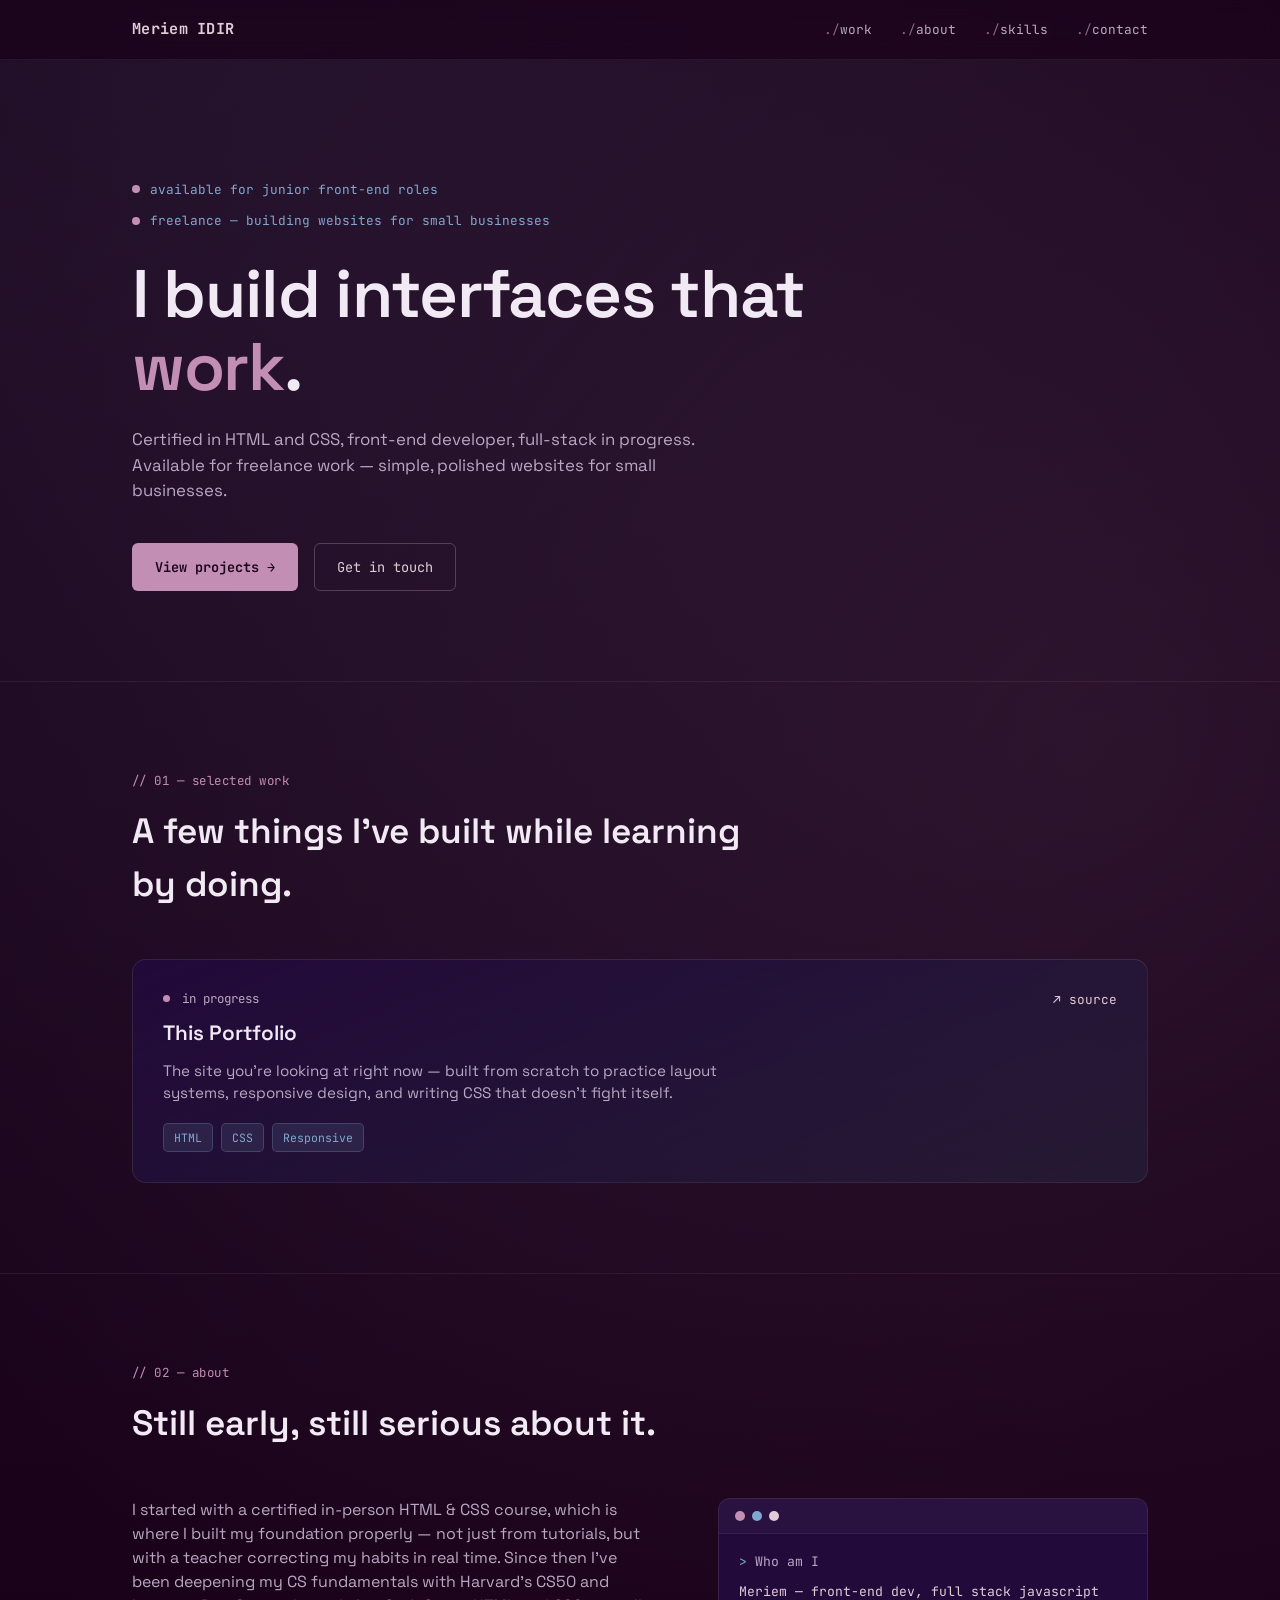
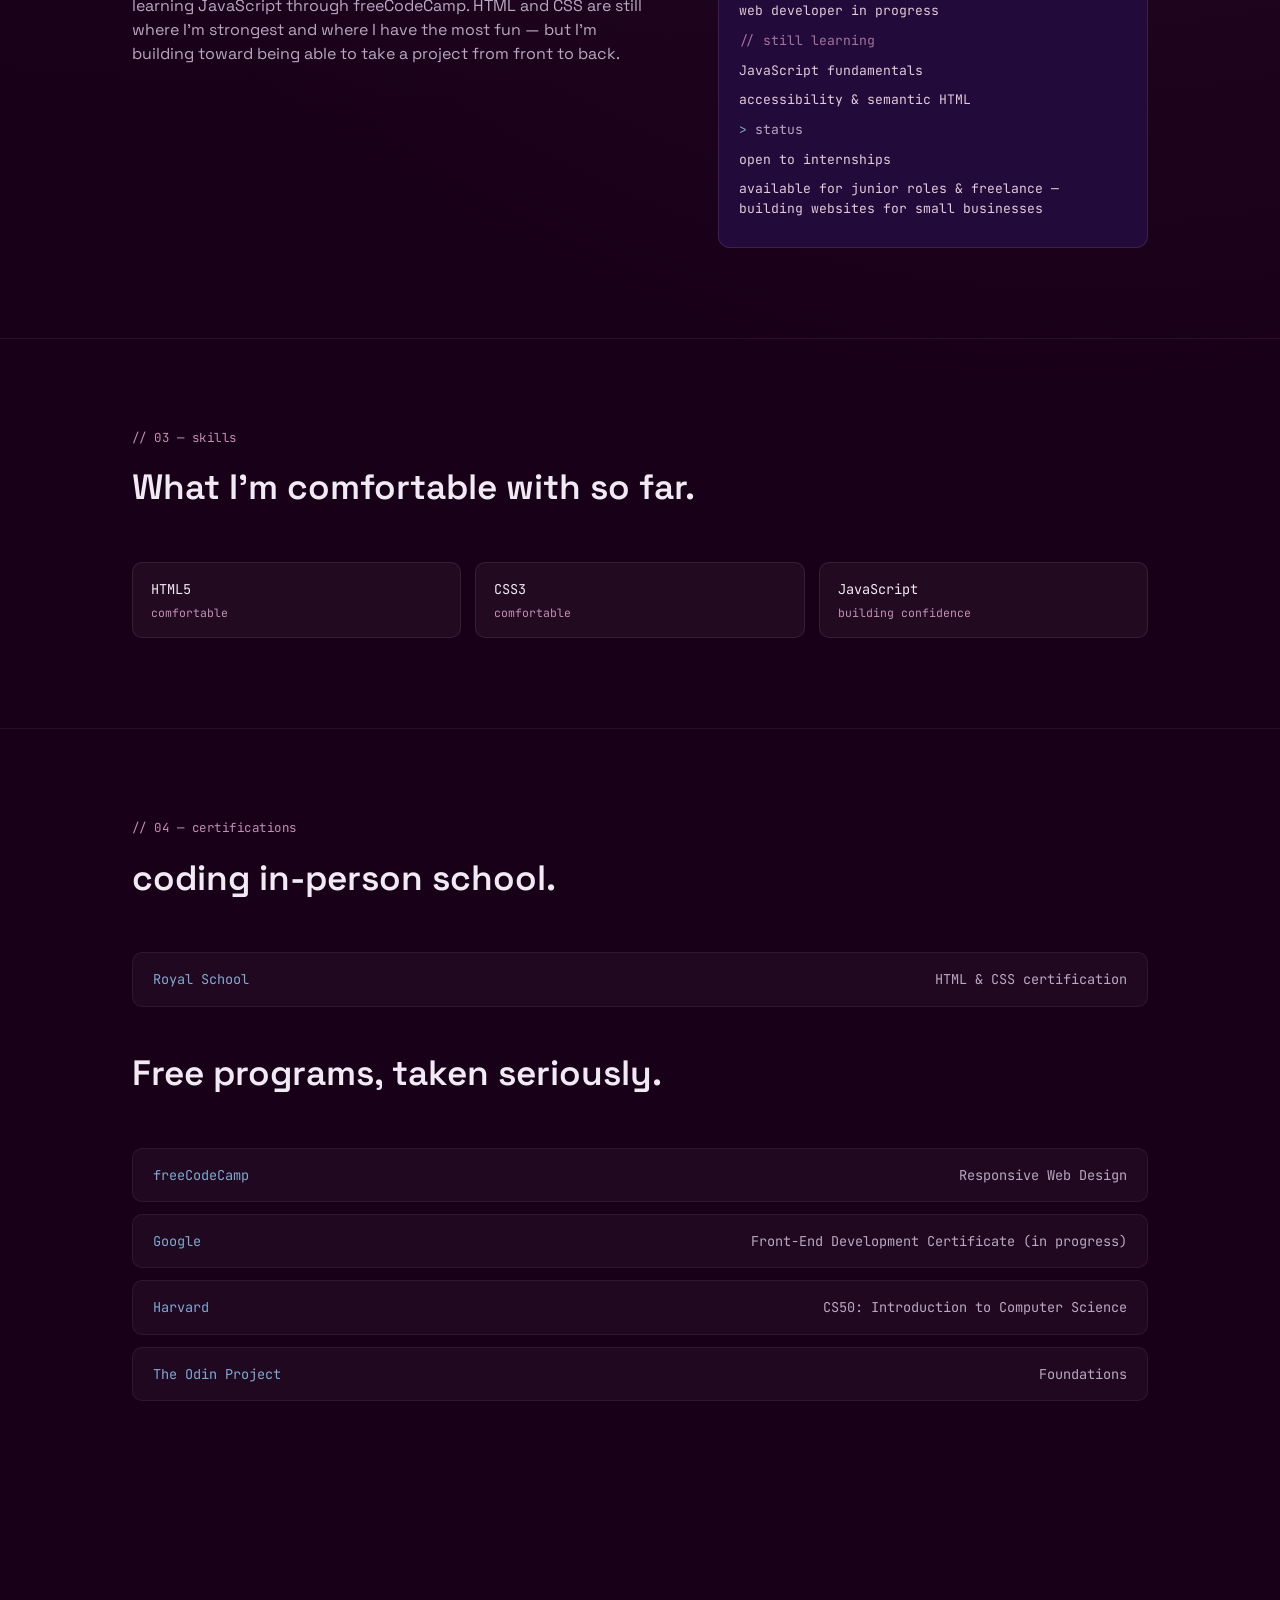
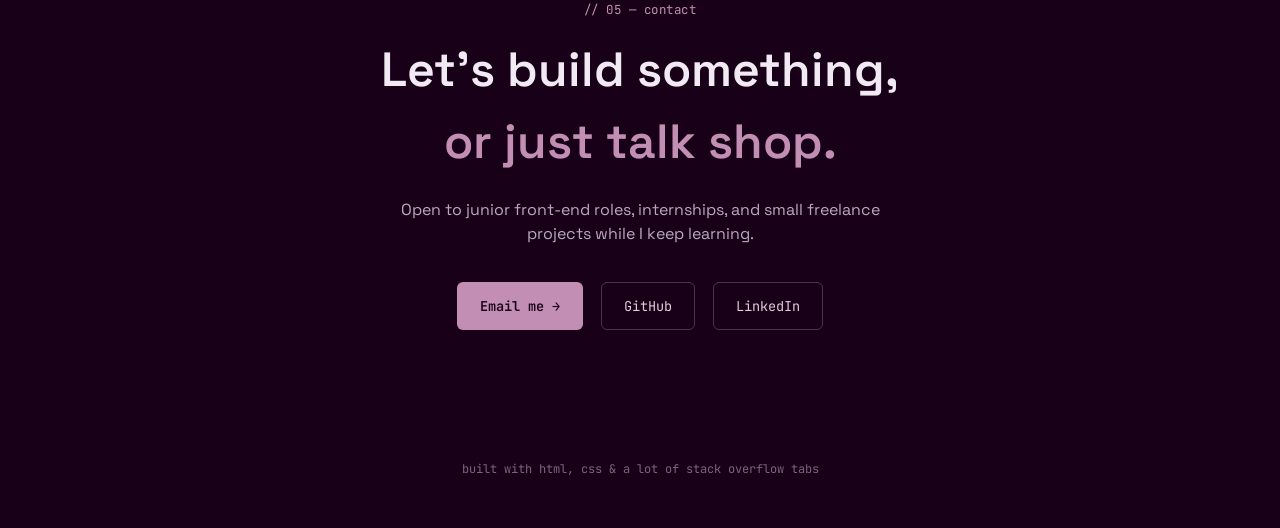
<file: index.html>
<!DOCTYPE html>
<html lang="en">
<head>
    <meta charset="UTF-8">
    <meta name="viewport" content="width=device-width, initial-scale=1.0">
    <title>Document</title>
  <link rel="stylesheet" href="style.css">
</head>
<meta charset="UTF-8">
<meta name="viewport" content="width=device-width, initial-scale=1.0">
<title>Meriem — front-end developer</title>
<link rel="preconnect" href="https://fonts.googleapis.com">
<link href="https://fonts.googleapis.com/css2?family=JetBrains+Mono:wght@400;500;600;700&family=Space+Grotesk:wght@400;500;600;700&display=swap" rel="stylesheet">
</head>
<body>

<header>
  <nav>
    <div class="logo">Meriem<span> </span>IDIR</div>
    <div class="nav-links">
      <a href="#work">work</a>
      <a href="#about">about</a>
      <a href="#skills">skills</a>
      <a href="#contact">contact</a>
    </div>
  </nav>
</header>

<section class="hero">
  <div class="wrap">
    <div class="hero-tag"><span class="dot"></span> available for junior front-end roles</div>
    <div class="hero-subtitle"><span class="dot"></span> freelance — building websites for small businesses</div>
    <h1>I build interfaces that <span class="accent">work</span>.</h1>
    <p class="lede">Certified in HTML and CSS, front-end developer, full-stack in progress. Available for freelance work — simple, polished websites for small businesses.</p>
    <div class="cta-row">
      <a class="btn btn-primary" href="#work">View projects →</a>
      <a class="btn btn-ghost" href="#contact">Get in touch</a>
    </div>
  </div>
</section>

<section class="section" id="work">
  <div class="wrap">
    <div class="section-label">// 01 — selected work</div>
    <h2 class="section-title">A few things I've built while learning by doing.</h2>

    <div class="projects">

      <div class="project-card">
        <div>
          <div class="project-top"><span class="status" style="background:var(--mauve)"></span> in progress</div>
          <h3>This Portfolio</h3>
          <p>The site you're looking at right now — built from scratch to practice layout systems, responsive design, and writing CSS that doesn't fight itself.</p>
          <div class="tags">
            <span class="tag">HTML</span>
            <span class="tag">CSS</span>
            <span class="tag">Responsive</span>
          </div>
        </div>
        <div class="project-links">
          <a href="#">↗ source</a>
        </div>
      </div>

    </div>
  </div>
</section>

<section class="section" id="about">
  <div class="wrap">
    <div class="section-label">// 02 — about</div>
    <h2 class="section-title">Still early, still serious about it.</h2>

    <div class="about-grid">
      <div>
        <p>I started with a certified in-person HTML & CSS course, which is where I built my foundation properly — not just from tutorials, but with a teacher correcting my habits in real time. Since then I've been deepening my CS fundamentals with Harvard's CS50 and learning JavaScript through freeCodeCamp.  HTML and CSS are still where I'm strongest and where I have the most fun — but I'm building toward being able to take a project from front to back.</p>
      </div>

      <div class="terminal">
        <div class="terminal-bar"><span></span><span></span><span></span></div>
        <div class="terminal-body">
          <div class="line"><span class="prompt">&gt;</span> Who am I</div>
          <div class="line"><span class="val">Meriem — front-end dev, full stack javascript web developer in progress</span></div>
          <div class="line"><span class="comment">// still learning</span></div>
          <div class="line"><span class="val">JavaScript fundamentals</span></div>
          <div class="line"><span class="val">accessibility & semantic HTML</span></div>
          <div class="line"><span class="prompt">&gt;</span> status</div>
          <div class="line"><span class="val">open to internships</span></div>
          <div class="line"><span class="val">available for junior roles & freelance — building websites for small businesses</span></div>
        </div>
      </div>
    </div>
  </div>
</section>

<section class="section" id="skills">
  <div class="wrap">
    <div class="section-label">// 03 — skills</div>
    <h2 class="section-title">What I'm comfortable with so far.</h2>

    <div class="skills-grid">
      <div class="skill-pill">HTML5 <span class="lvl">comfortable</span></div>
      <div class="skill-pill">CSS3 <span class="lvl">comfortable</span></div>
      <div class="skill-pill">JavaScript <span class="lvl">building confidence</span></div>
    </div>
  </div>
</section>

<section class="section">
  <div class="wrap">
    <div class="section-label">// 04 — certifications</div>
    <h2 class="section-title">coding in-person school.</h2>
     <div class="cert-row"><span class="org">Royal School</span><span class="name">HTML & CSS certification</span></div>
    <h2 class="section-title2">Free programs, taken seriously.</h2>
    <div class="certs">
      <div class="cert-row"><span class="org">freeCodeCamp</span><span class="name">Responsive Web Design</span></div>
      <div class="cert-row"><span class="org">Google</span><span class="name">Front-End Development Certificate (in progress)</span></div>
      <div class="cert-row"><span class="org">Harvard</span><span class="name">CS50: Introduction to Computer Science</span></div>
      <div class="cert-row"><span class="org">The Odin Project</span><span class="name">Foundations</span></div>
    </div>
  </div>
</section>

<section class="contact" id="contact">
  <div class="wrap">
    <div class="section-label">// 05 — contact</div>
    <h2>Let's build something, <span class="accent">or just talk shop.</span></h2>
    <p>Open to junior front-end roles, internships, and small freelance projects while I keep learning.</p>
    <div class="contact-links">
      <a class="btn btn-primary" href="mailto:meridir2@gmail.com">Email me →</a>
      <a class="btn btn-ghost" href="https://github.com/meridir2-max">GitHub</a>
      <a class="btn btn-ghost" href="#">LinkedIn</a>
    </div>
  </div>
</section>

<footer>built with html, css & a lot of stack overflow tabs</footer>
</body>
</html>
</file>
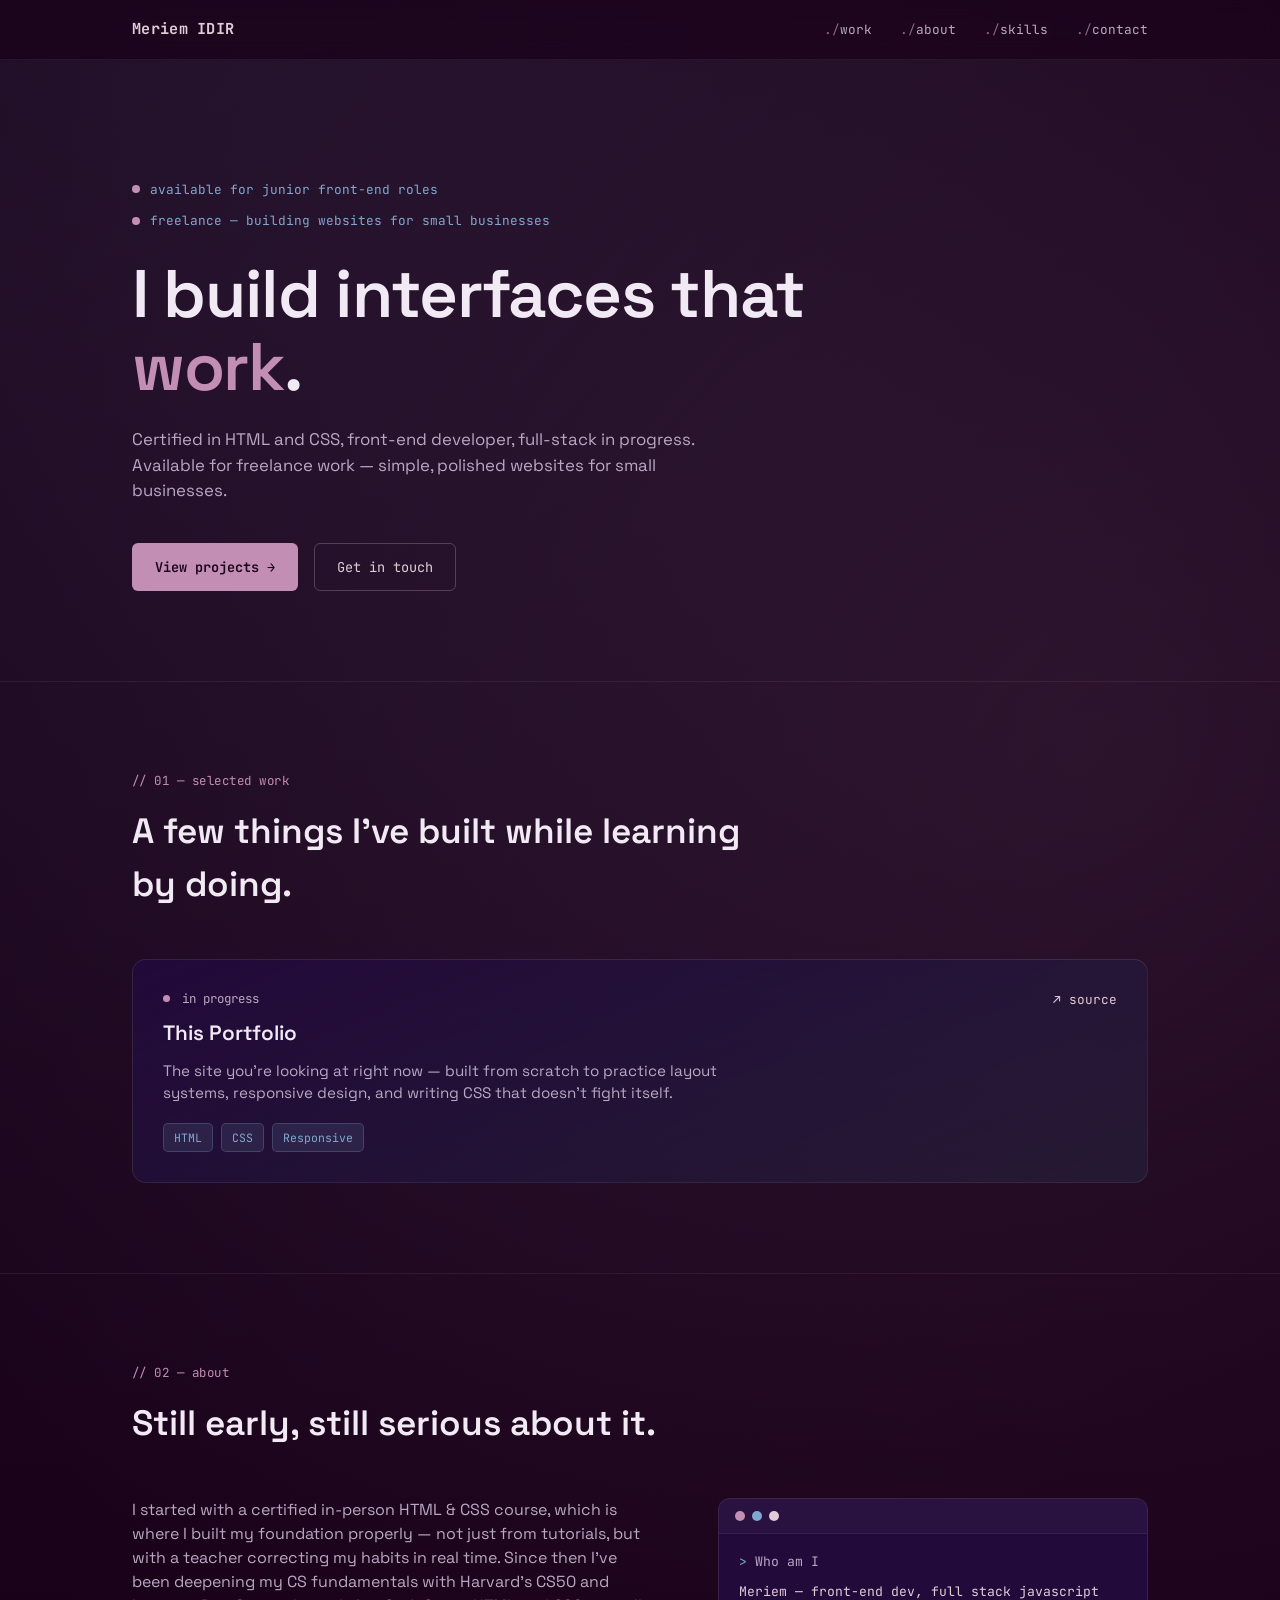
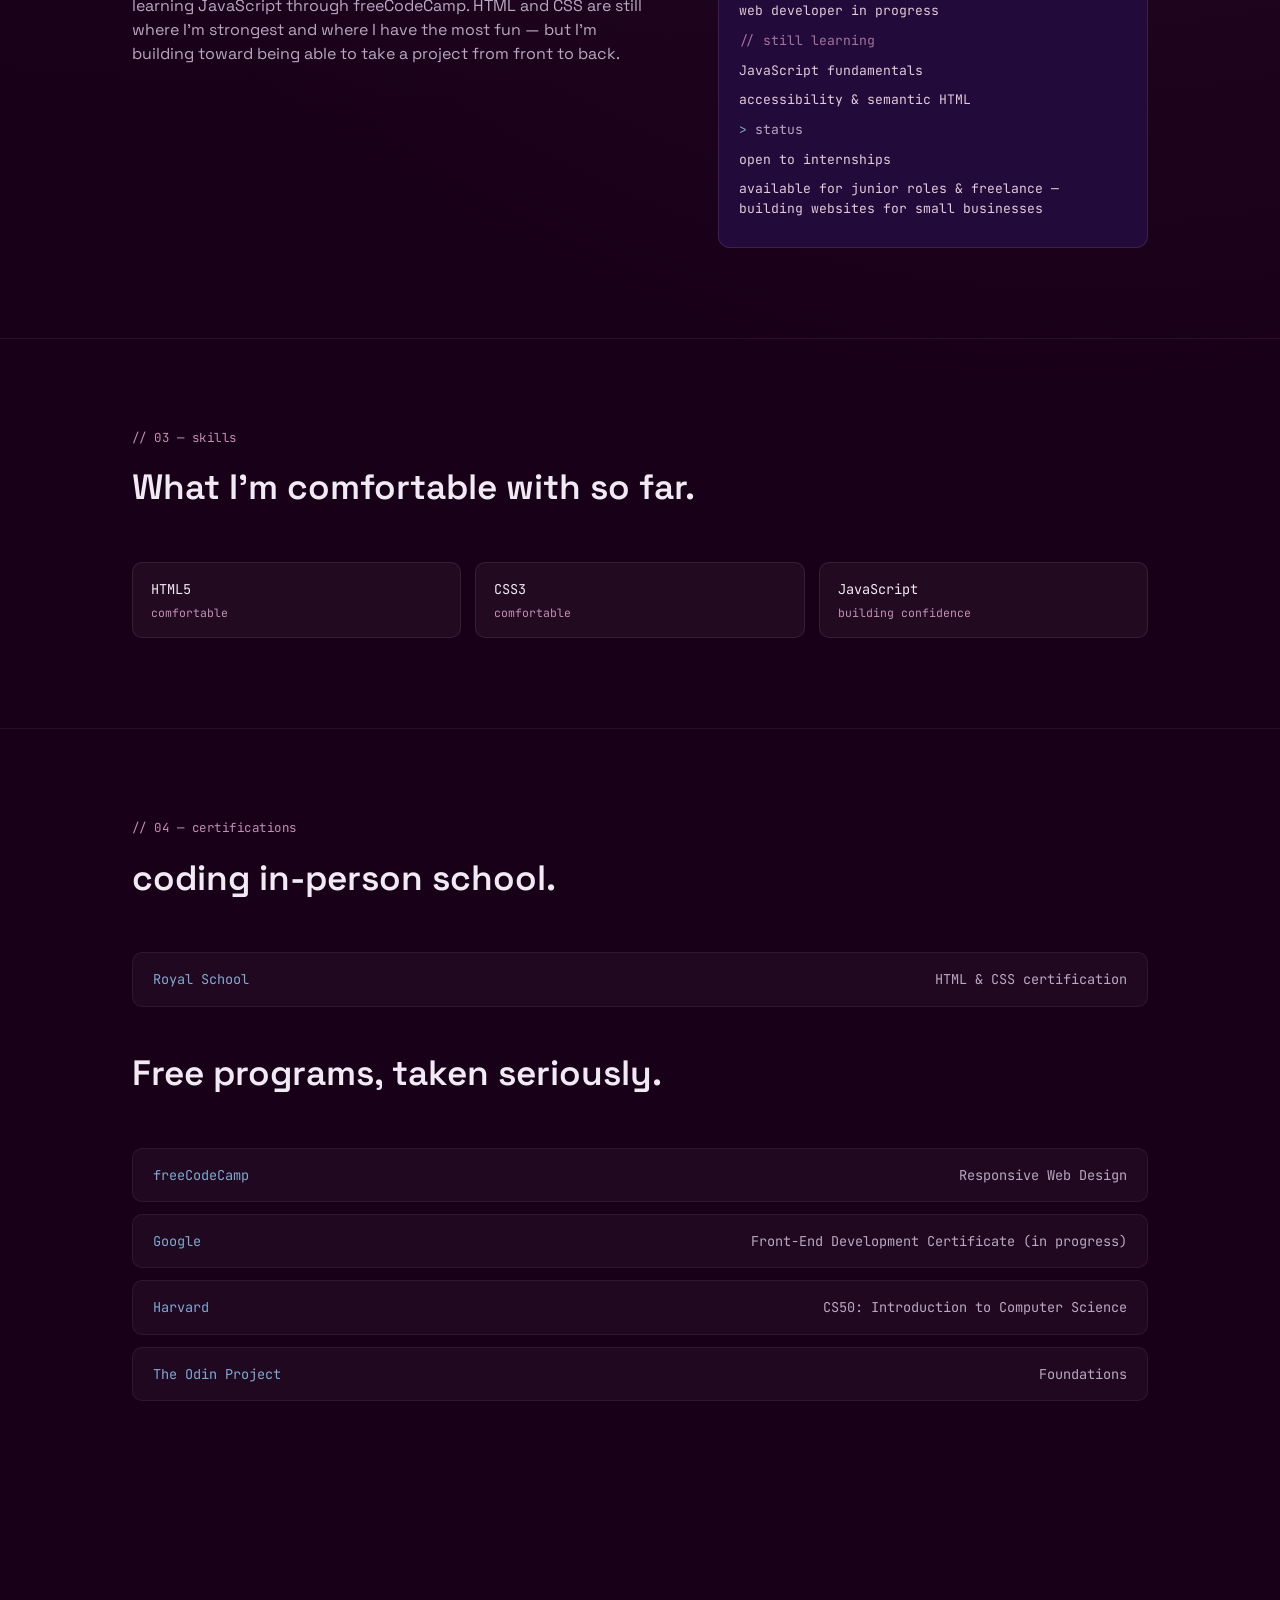
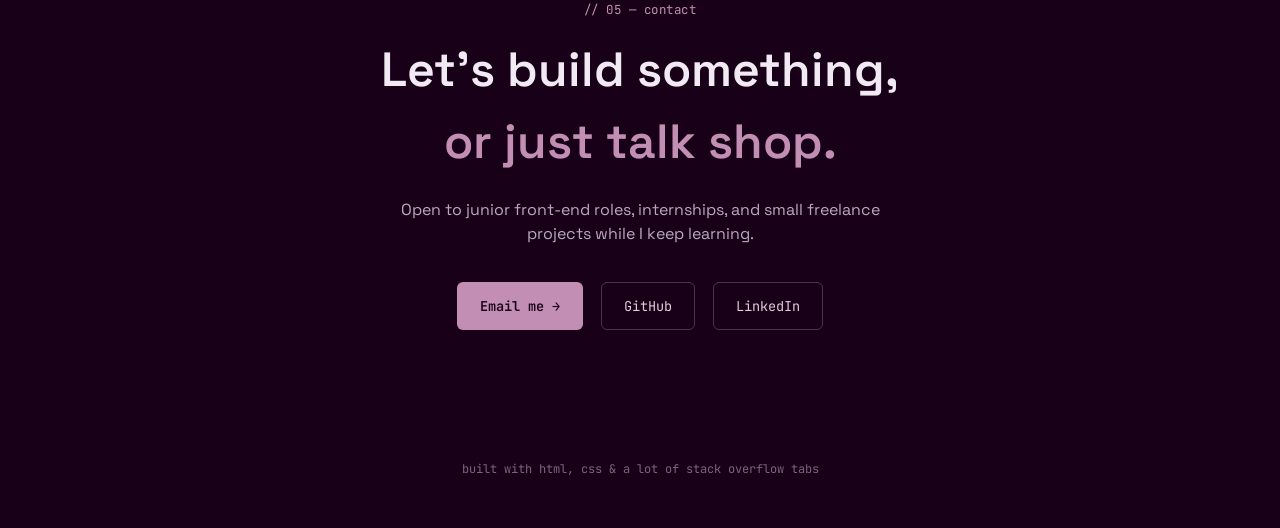
<file: sheet.html>
<!DOCTYPE html>
<html lang="en">
<head>
    <meta charset="UTF-8">
    <meta name="viewport" content="width=device-width, initial-scale=1.0">
    <title>Document</title>
  <link rel="stylesheet" href="style.css">
</head>
<meta charset="UTF-8">
<meta name="viewport" content="width=device-width, initial-scale=1.0">
<title>Meriem — front-end developer</title>
<link rel="preconnect" href="https://fonts.googleapis.com">
<link href="https://fonts.googleapis.com/css2?family=JetBrains+Mono:wght@400;500;600;700&family=Space+Grotesk:wght@400;500;600;700&display=swap" rel="stylesheet">
</head>
<body>

<header>
  <nav>
    <div class="logo">Meriem<span> </span>IDIR</div>
    <div class="nav-links">
      <a href="#work">work</a>
      <a href="#about">about</a>
      <a href="#skills">skills</a>
      <a href="#contact">contact</a>
    </div>
  </nav>
</header>

<section class="hero">
  <div class="wrap">
    <div class="hero-tag"><span class="dot"></span> available for junior front-end roles</div>
    <div class="hero-subtitle"><span class="dot"></span> freelance — building websites for small businesses</div>
    <h1>I build interfaces that <span class="accent">work</span>.</h1>
    <p class="lede">Certified in HTML and CSS, front-end developer, full-stack in progress. Available for freelance work — simple, polished websites for small businesses.</p>
    <div class="cta-row">
      <a class="btn btn-primary" href="#work">View projects →</a>
      <a class="btn btn-ghost" href="#contact">Get in touch</a>
    </div>
  </div>
</section>

<section class="section" id="work">
  <div class="wrap">
    <div class="section-label">// 01 — selected work</div>
    <h2 class="section-title">A few things I've built while learning by doing.</h2>

    <div class="projects">

      <div class="project-card">
        <div>
          <div class="project-top"><span class="status" style="background:var(--mauve)"></span> in progress</div>
          <h3>This Portfolio</h3>
          <p>The site you're looking at right now — built from scratch to practice layout systems, responsive design, and writing CSS that doesn't fight itself.</p>
          <div class="tags">
            <span class="tag">HTML</span>
            <span class="tag">CSS</span>
            <span class="tag">Responsive</span>
          </div>
        </div>
        <div class="project-links">
          <a href="#">↗ source</a>
        </div>
      </div>

    </div>
  </div>
</section>

<section class="section" id="about">
  <div class="wrap">
    <div class="section-label">// 02 — about</div>
    <h2 class="section-title">Still early, still serious about it.</h2>

    <div class="about-grid">
      <div>
        <p>I started with a certified in-person HTML & CSS course, which is where I built my foundation properly — not just from tutorials, but with a teacher correcting my habits in real time. Since then I've been deepening my CS fundamentals with Harvard's CS50 and learning JavaScript through freeCodeCamp.  HTML and CSS are still where I'm strongest and where I have the most fun — but I'm building toward being able to take a project from front to back.</p>
      </div>

      <div class="terminal">
        <div class="terminal-bar"><span></span><span></span><span></span></div>
        <div class="terminal-body">
          <div class="line"><span class="prompt">&gt;</span> Who am I</div>
          <div class="line"><span class="val">Meriem — front-end dev, full stack javascript web developer in progress</span></div>
          <div class="line"><span class="comment">// still learning</span></div>
          <div class="line"><span class="val">JavaScript fundamentals</span></div>
          <div class="line"><span class="val">accessibility & semantic HTML</span></div>
          <div class="line"><span class="prompt">&gt;</span> status</div>
          <div class="line"><span class="val">open to internships</span></div>
          <div class="line"><span class="val">available for junior roles & freelance — building websites for small businesses</span></div>
        </div>
      </div>
    </div>
  </div>
</section>

<section class="section" id="skills">
  <div class="wrap">
    <div class="section-label">// 03 — skills</div>
    <h2 class="section-title">What I'm comfortable with so far.</h2>

    <div class="skills-grid">
      <div class="skill-pill">HTML5 <span class="lvl">comfortable</span></div>
      <div class="skill-pill">CSS3 <span class="lvl">comfortable</span></div>
      <div class="skill-pill">JavaScript <span class="lvl">building confidence</span></div>
    </div>
  </div>
</section>

<section class="section">
  <div class="wrap">
    <div class="section-label">// 04 — certifications</div>
    <h2 class="section-title">coding in-person school.</h2>
     <div class="cert-row"><span class="org">Royal School</span><span class="name">HTML & CSS certification</span></div>
    <h2 class="section-title2">Free programs, taken seriously.</h2>
    <div class="certs">
      <div class="cert-row"><span class="org">freeCodeCamp</span><span class="name">Responsive Web Design</span></div>
      <div class="cert-row"><span class="org">Google</span><span class="name">Front-End Development Certificate (in progress)</span></div>
      <div class="cert-row"><span class="org">Harvard</span><span class="name">CS50: Introduction to Computer Science</span></div>
      <div class="cert-row"><span class="org">The Odin Project</span><span class="name">Foundations</span></div>
    </div>
  </div>
</section>

<section class="contact" id="contact">
  <div class="wrap">
    <div class="section-label">// 05 — contact</div>
    <h2>Let's build something, <span class="accent">or just talk shop.</span></h2>
    <p>Open to junior front-end roles, internships, and small freelance projects while I keep learning.</p>
    <div class="contact-links">
      <a class="btn btn-primary" href="mailto:meridir2@gmail.com">Email me →</a>
      <a class="btn btn-ghost" href="https://github.com/meridir2-max">GitHub</a>
      <a class="btn btn-ghost" href="#">LinkedIn</a>
    </div>
  </div>
</section>

<footer>built with html, css & a lot of stack overflow tabs</footer>
</body>
</html>
</file>
<file: style.css>
:root{
    --bg: #180018;
    --bg-2: #2A114B;
    --panel: #220a3a;
    --navy: #26425A;
    --blue: #80A8CF;
    --lilac: #E1CBD7;
    --mauve: #C38EB4;
    --text: #f1e9f3;
    --text-dim: #b9a8c2;
    --mono: 'JetBrains Mono', monospace;
    --display: 'Space Grotesk', sans-serif;
  }

  *{ margin:0; padding:0; box-sizing:border-box; }

  html{ scroll-behavior:smooth; }

  body{
    background: var(--bg);
    background-image:
      radial-gradient(circle at 15% 0%, rgba(128,168,207,0.10), transparent 45%),
      radial-gradient(circle at 85% 20%, rgba(195,142,180,0.10), transparent 40%);
    color: var(--text);
    font-family: var(--display);
    line-height: 1.5;
    overflow-x: hidden;
  }

  a{ color: inherit; text-decoration:none; }

  ::selection{ background: var(--mauve); color: var(--bg); }

  /* focus visibility */
  a:focus-visible, button:focus-visible{
    outline: 2px solid var(--blue);
    outline-offset: 3px;
  }

  .wrap{ max-width: 1080px; margin: 0 auto; padding: 0 32px; }

  /* ---------- NAV ---------- */
  header{
    position: sticky; top:0; z-index: 50;
    backdrop-filter: blur(10px);
    background: rgba(24,0,24,0.65);
    border-bottom: 1px solid rgba(225,203,215,0.08);
  }
  nav{
    display:flex; align-items:center; justify-content:space-between;
    padding: 18px 32px; max-width:1080px; margin:0 auto;
  }
  .logo{
    font-family: var(--mono); font-weight:700; font-size:0.95rem;
    color: var(--lilac); letter-spacing:0.02em;
  }
  .logo span{ color: var(--mauve); }
  .nav-links{ display:flex; gap:28px; font-family:var(--mono); font-size:0.8rem; }
  .nav-links a{
    color: var(--text-dim); transition: color .2s ease; position:relative;
  }
  .nav-links a:hover{ color: var(--blue); }
  .nav-links a::before{ content:'./'; color: var(--mauve); opacity:0.7; }

  /* ---------- HERO ---------- */
  .hero{
    padding: 120px 0 90px;
    position:relative;
  }
  .hero-tag{
    font-family: var(--mono); font-size:0.8rem; color: var(--blue);
    display:flex; align-items:center; gap:10px; margin-bottom:12px;
  }
  .hero-subtitle{ 
    font-family: var(--mono); font-size:0.8rem; color: var(--blue);
    display:flex; align-items:center; gap:10px; margin-bottom:28px; 
  }

  .hero-tag .dot{
    width:8px; height:8px; border-radius:50%; background: var(--mauve);
    box-shadow: 0 0 0 0 rgba(195,142,180,0.6);
    animation: pulse 2.4s infinite;
  }
  .hero-subtitle .dot{
    width:8px; height:8px; border-radius:50%; background: var(--mauve);
    box-shadow: 0 0 0 0 rgba(195,142,180,0.6);
    animation: pulse 2.4s infinite;
  }
  @keyframes pulse{
    0%{ box-shadow: 0 0 0 0 rgba(195,142,180,0.55); }
    70%{ box-shadow: 0 0 0 8px rgba(195,142,180,0); }
    100%{ box-shadow: 0 0 0 0 rgba(195,142,180,0); }
  }
  .hero h1{
    font-size: clamp(2.4rem, 6vw, 4.2rem);
    font-weight: 600;
    line-height: 1.08;
    letter-spacing: -0.02em;
    max-width: 16ch;
  }
  .hero h1 .accent{ color: var(--mauve); }
  .hero h1 .accent2{ color: var(--blue); }
  .hero p.lede{
    margin-top: 24px;
    max-width: 52ch;
    color: var(--text-dim);
    font-size: 1.05rem;
  }
  .hero .code-line{
    font-family: var(--mono);
    font-size: 0.85rem;
    color: var(--text-dim);
    margin-top: 28px;
    opacity: 0.85;
  }
  .hero .code-line .k{ color: var(--blue); }
  .hero .code-line .s{ color: var(--mauve); }

  .cta-row{ display:flex; gap:16px; margin-top: 40px; flex-wrap:wrap; }
  .btn{
    font-family: var(--mono); font-size: 0.85rem; padding: 13px 22px;
    border-radius: 6px; border: 1px solid transparent; cursor:pointer;
    transition: transform .15s ease, border-color .2s ease, background .2s ease;
    display:inline-flex; align-items:center; gap:8px;
  }
  .btn-primary{
    background: var(--mauve); color: var(--bg); font-weight:600;
  }
  .btn-primary:hover{ transform: translateY(-2px); background: var(--lilac); }
  .btn-ghost{
    border-color: rgba(225,203,215,0.25); color: var(--lilac);
  }
  .btn-ghost:hover{ border-color: var(--blue); color: var(--blue); transform: translateY(-2px); }

  /* ---------- SECTION LABEL ---------- */
  .section{ padding: 90px 0; border-top: 1px solid rgba(225,203,215,0.08); }
  .section-label{
    font-family: var(--mono); font-size: 0.78rem; color: var(--mauve);
    margin-bottom: 14px; letter-spacing: 0.04em;
  }
  .section-title{
    font-size: clamp(1.6rem, 3.2vw, 2.2rem); font-weight:600; margin-bottom: 48px;
    max-width: 28ch;
  }
  .section-title2{
    font-size: clamp(1.6rem, 3.2vw, 2.2rem); font-weight:600; margin-bottom: 48px;
    max-width: 28ch; margin-top: 40px;
  }
  /* ---------- PROJECTS ---------- */
  .projects{ display:grid; gap: 22px; }
  .project-card{
    background: linear-gradient(160deg, var(--panel), rgba(38,66,90,0.25));
    border: 1px solid rgba(225,203,215,0.1);
    border-radius: 14px;
    padding: 30px;
    display:grid;
    grid-template-columns: 1fr auto;
    gap: 24px;
    align-items: start;
    transition: border-color .25s ease, transform .25s ease;
  }
  .project-card:hover{
    border-color: rgba(128,168,207,0.45);
    transform: translateY(-3px);
  }
  .project-top{
    display:flex; align-items:center; gap:12px; margin-bottom:10px;
    font-family: var(--mono); font-size:0.78rem; color: var(--text-dim);
  }
  .project-top .status{
    width:7px; height:7px; border-radius:50%; background: var(--blue);
  }
  .project-card h3{ font-size:1.3rem; font-weight:600; margin-bottom:10px; }
  .project-card p{ color: var(--text-dim); font-size:0.95rem; max-width:60ch; }
  .tags{ display:flex; gap:8px; flex-wrap:wrap; margin-top:18px; }
  .tag{
    font-family: var(--mono); font-size:0.72rem; padding:5px 10px;
    border-radius:5px; background: rgba(128,168,207,0.12); color: var(--blue);
    border: 1px solid rgba(128,168,207,0.25);
  }
  .project-links{ display:flex; flex-direction:column; gap:10px; font-family:var(--mono); font-size:0.8rem; white-space:nowrap; }
  .project-links a{ color: var(--lilac); display:flex; align-items:center; gap:6px; }
  .project-links a:hover{ color: var(--mauve); }

  /* ---------- ABOUT ---------- */
  .about-grid{
    display:grid; grid-template-columns: 1.1fr 0.9fr; gap: 60px;
  }
  .about-grid p{ color: var(--text-dim); margin-bottom:16px; max-width: 56ch; }
  .about-grid strong{ color: var(--lilac); font-weight:600; }

  .terminal{
    background: var(--panel);
    border: 1px solid rgba(225,203,215,0.12);
    border-radius: 12px;
    overflow:hidden;
    font-family: var(--mono);
    font-size: 0.82rem;
    align-self: start;
  }
  .terminal-bar{
    display:flex; gap:7px; padding: 12px 16px;
    background: rgba(255,255,255,0.03);
    border-bottom: 1px solid rgba(225,203,215,0.08);
  }
  .terminal-bar span{ width:10px; height:10px; border-radius:50%; }
  .terminal-bar span:nth-child(1){ background: var(--mauve); }
  .terminal-bar span:nth-child(2){ background: var(--blue); }
  .terminal-bar span:nth-child(3){ background: var(--lilac); }
  .terminal-body{ padding: 18px 20px; color: var(--text-dim); }
  .terminal-body .line{ margin-bottom:10px; }
  .terminal-body .prompt{ color: var(--blue); }
  .terminal-body .val{ color: var(--lilac); }
  .terminal-body .comment{ color: var(--mauve); opacity:0.8; }

  /* ---------- SKILLS ---------- */
  .skills-grid{
    display:grid; grid-template-columns: repeat(auto-fit,minmax(150px,1fr));
    gap: 14px;
  }
  .skill-pill{
    font-family: var(--mono); font-size:0.85rem;
    padding: 16px 18px; border-radius: 10px;
    background: rgba(225,203,215,0.05);
    border: 1px solid rgba(225,203,215,0.1);
    color: var(--text);
    transition: background .2s ease, border-color .2s ease;
  }
  .skill-pill:hover{ background: rgba(128,168,207,0.08); border-color: var(--blue); }
  .skill-pill .lvl{ display:block; font-size:0.72rem; color: var(--mauve); margin-top:4px; }

  /* ---------- CERTS ---------- */
  .certs{ display:grid; gap:12px; }
  .cert-row{
    display:flex; justify-content:space-between; align-items:center;
    padding: 16px 20px; border-radius:10px;
    background: rgba(225,203,215,0.04);
    border: 1px solid rgba(225,203,215,0.08);
    font-family: var(--mono); font-size: 0.85rem;
  }
  .cert-row .org{ color: var(--blue); }
  .cert-row .name{ color: var(--text-dim); }

  /* ---------- CONTACT ---------- */
  .contact{
    text-align:center; padding: 110px 0 100px;
  }
  .contact .section-label{ justify-content:center; display:flex; }
  .contact h2{
    font-size: clamp(2rem,5vw,3rem); font-weight:600; max-width:18ch; margin:0 auto 20px;
  }
  .contact h2 .accent{ color: var(--mauve); }
  .contact p{ color: var(--text-dim); max-width:50ch; margin: 0 auto 36px; }
  .contact-links{ display:flex; gap:18px; justify-content:center; flex-wrap:wrap; }

  footer{
    text-align:center; padding: 30px 0 50px;
    font-family: var(--mono); font-size:0.75rem; color: var(--text-dim); opacity:0.6;
  }

  @media (max-width: 760px){
    .nav-links{ display:none; }
    .about-grid{ grid-template-columns: 1fr; }
    .project-card{ grid-template-columns: 1fr; }
    .project-links{ flex-direction:row; flex-wrap:wrap; }
  }

  @media (prefers-reduced-motion: reduce){
    *{ animation: none !important; transition: none !important; }
  }
</file>
